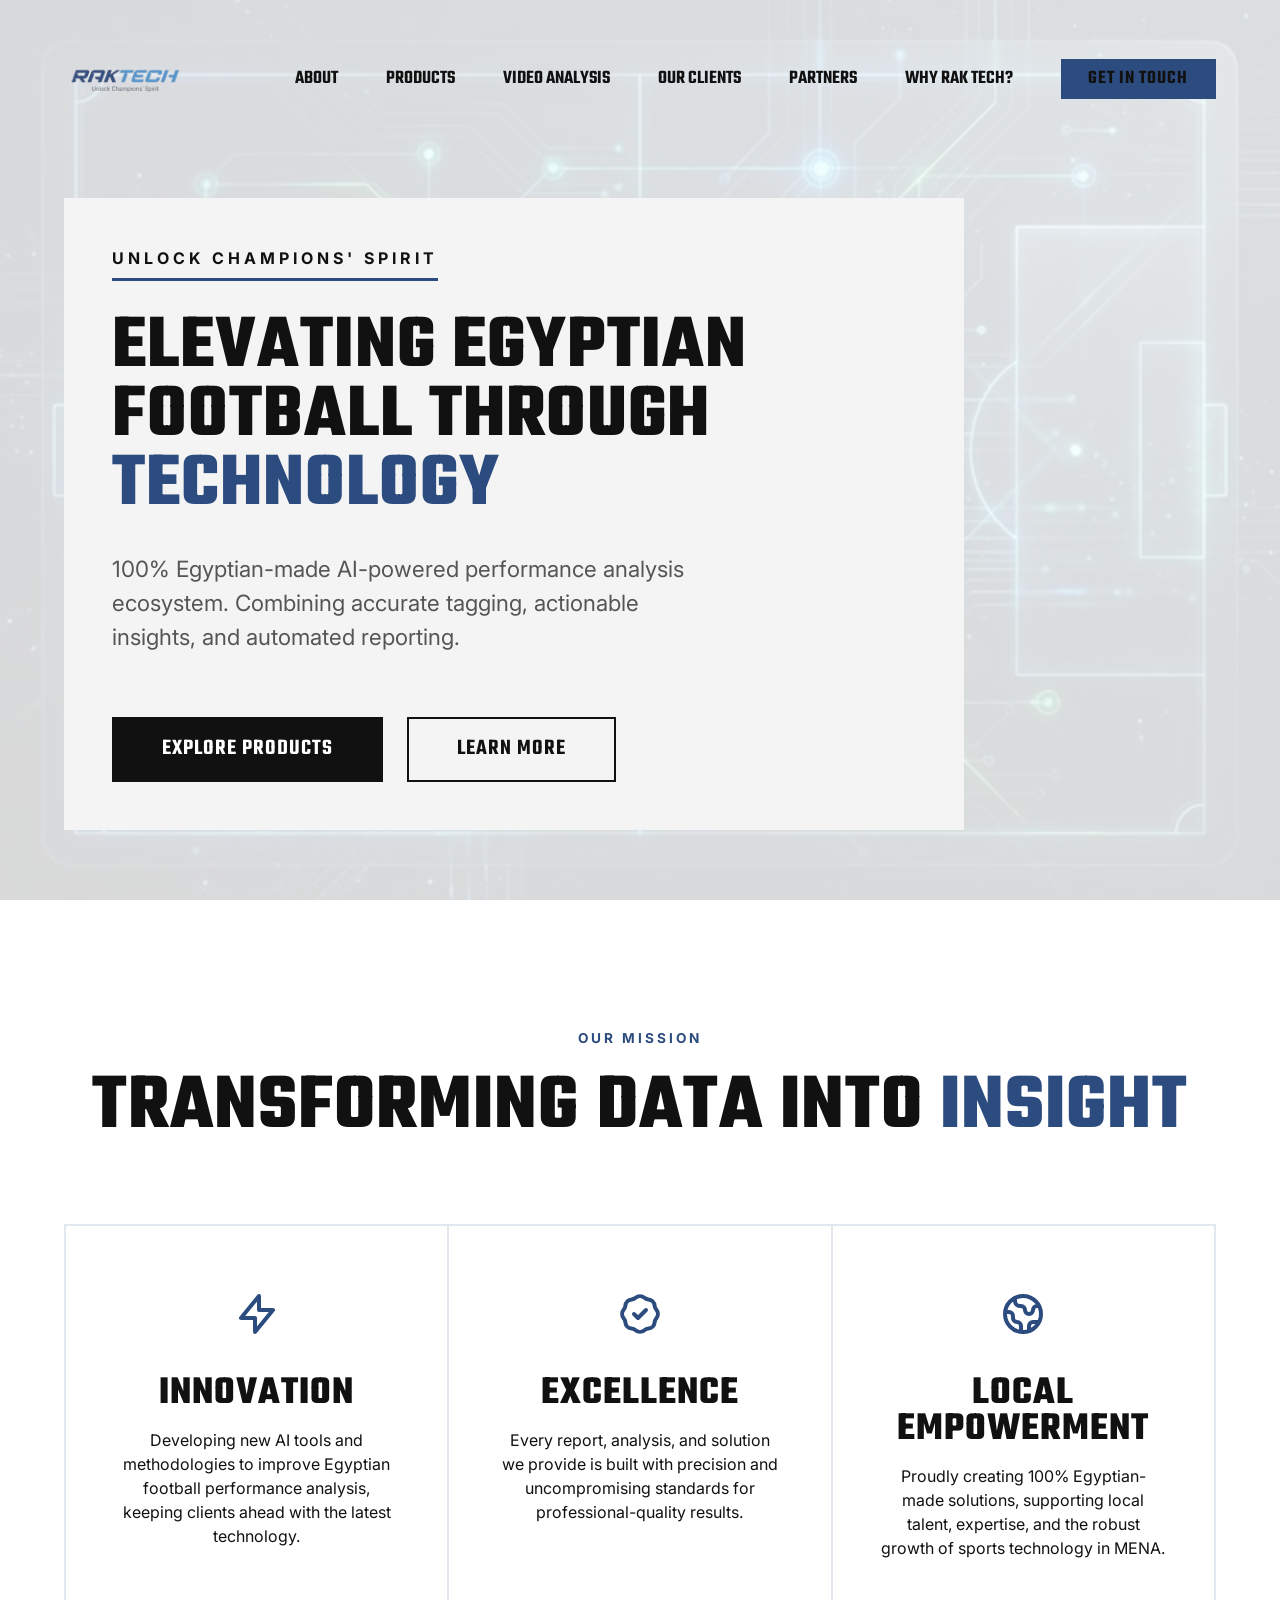
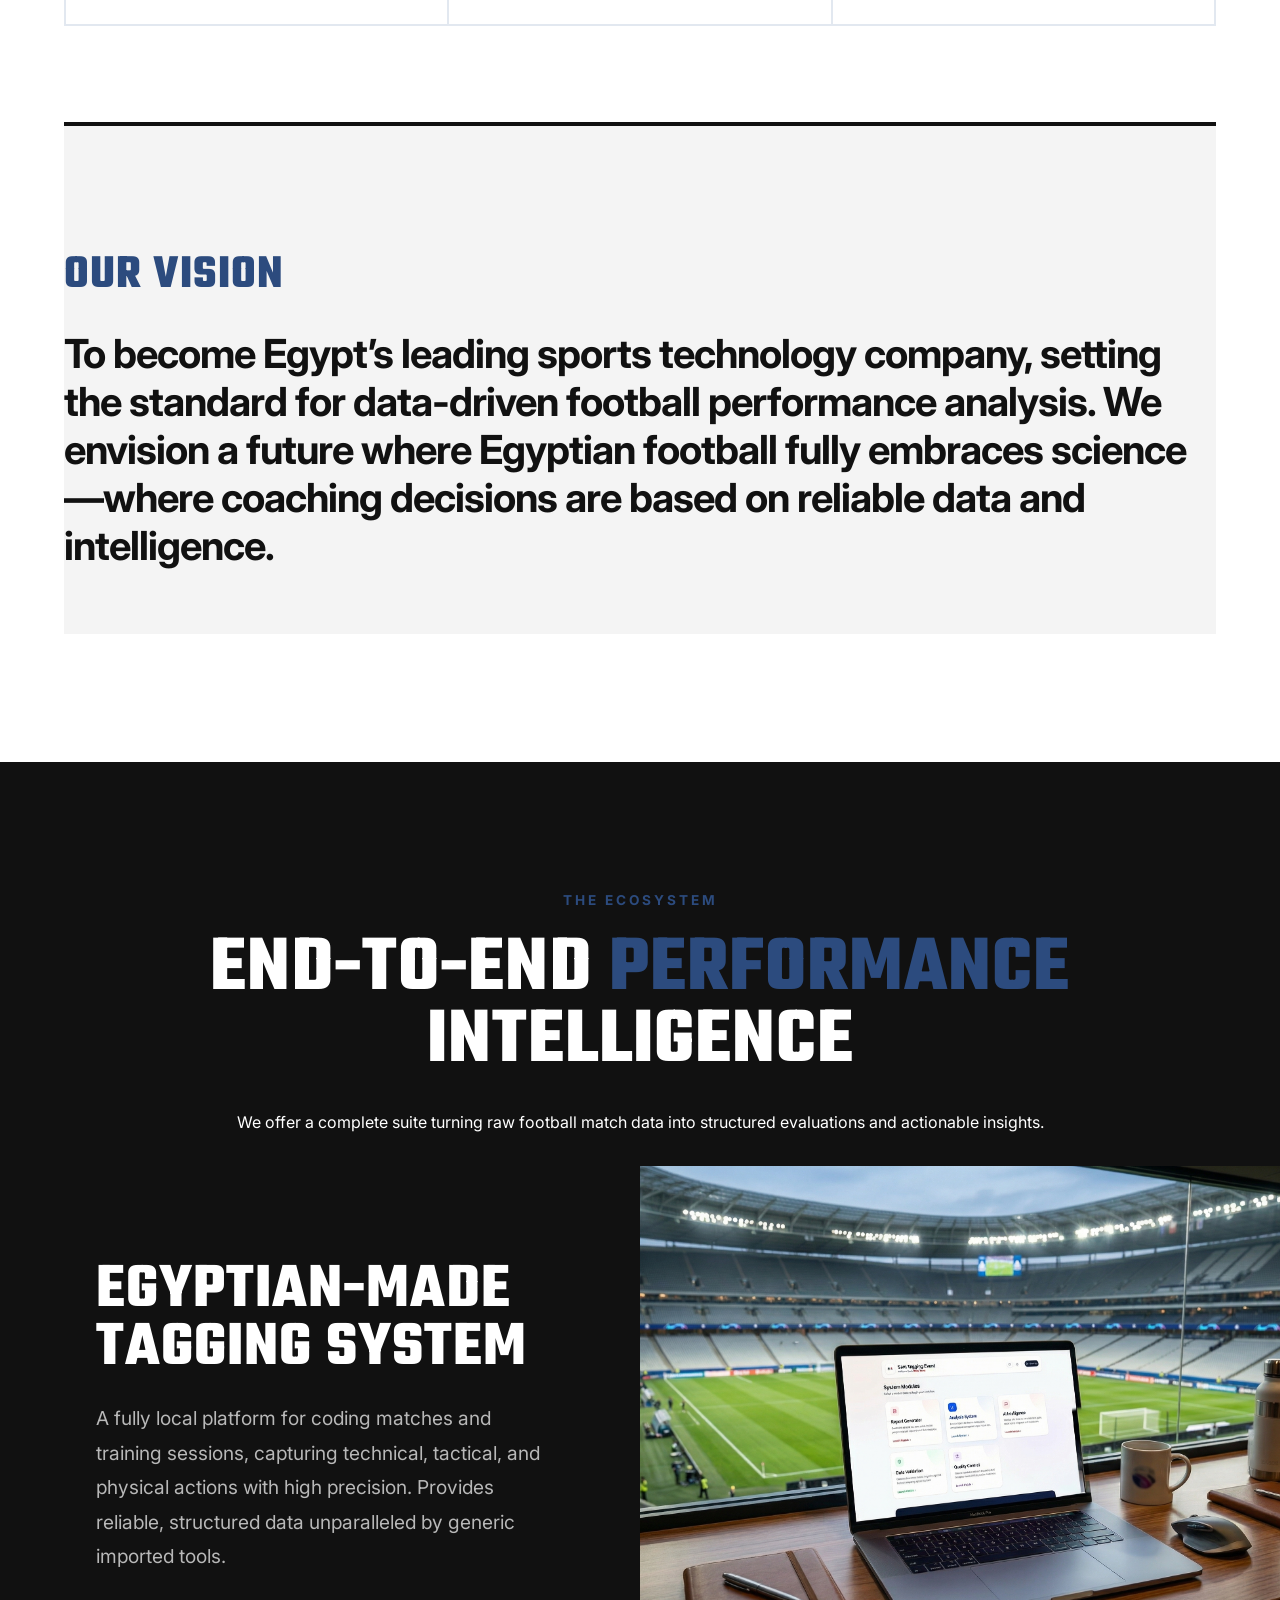
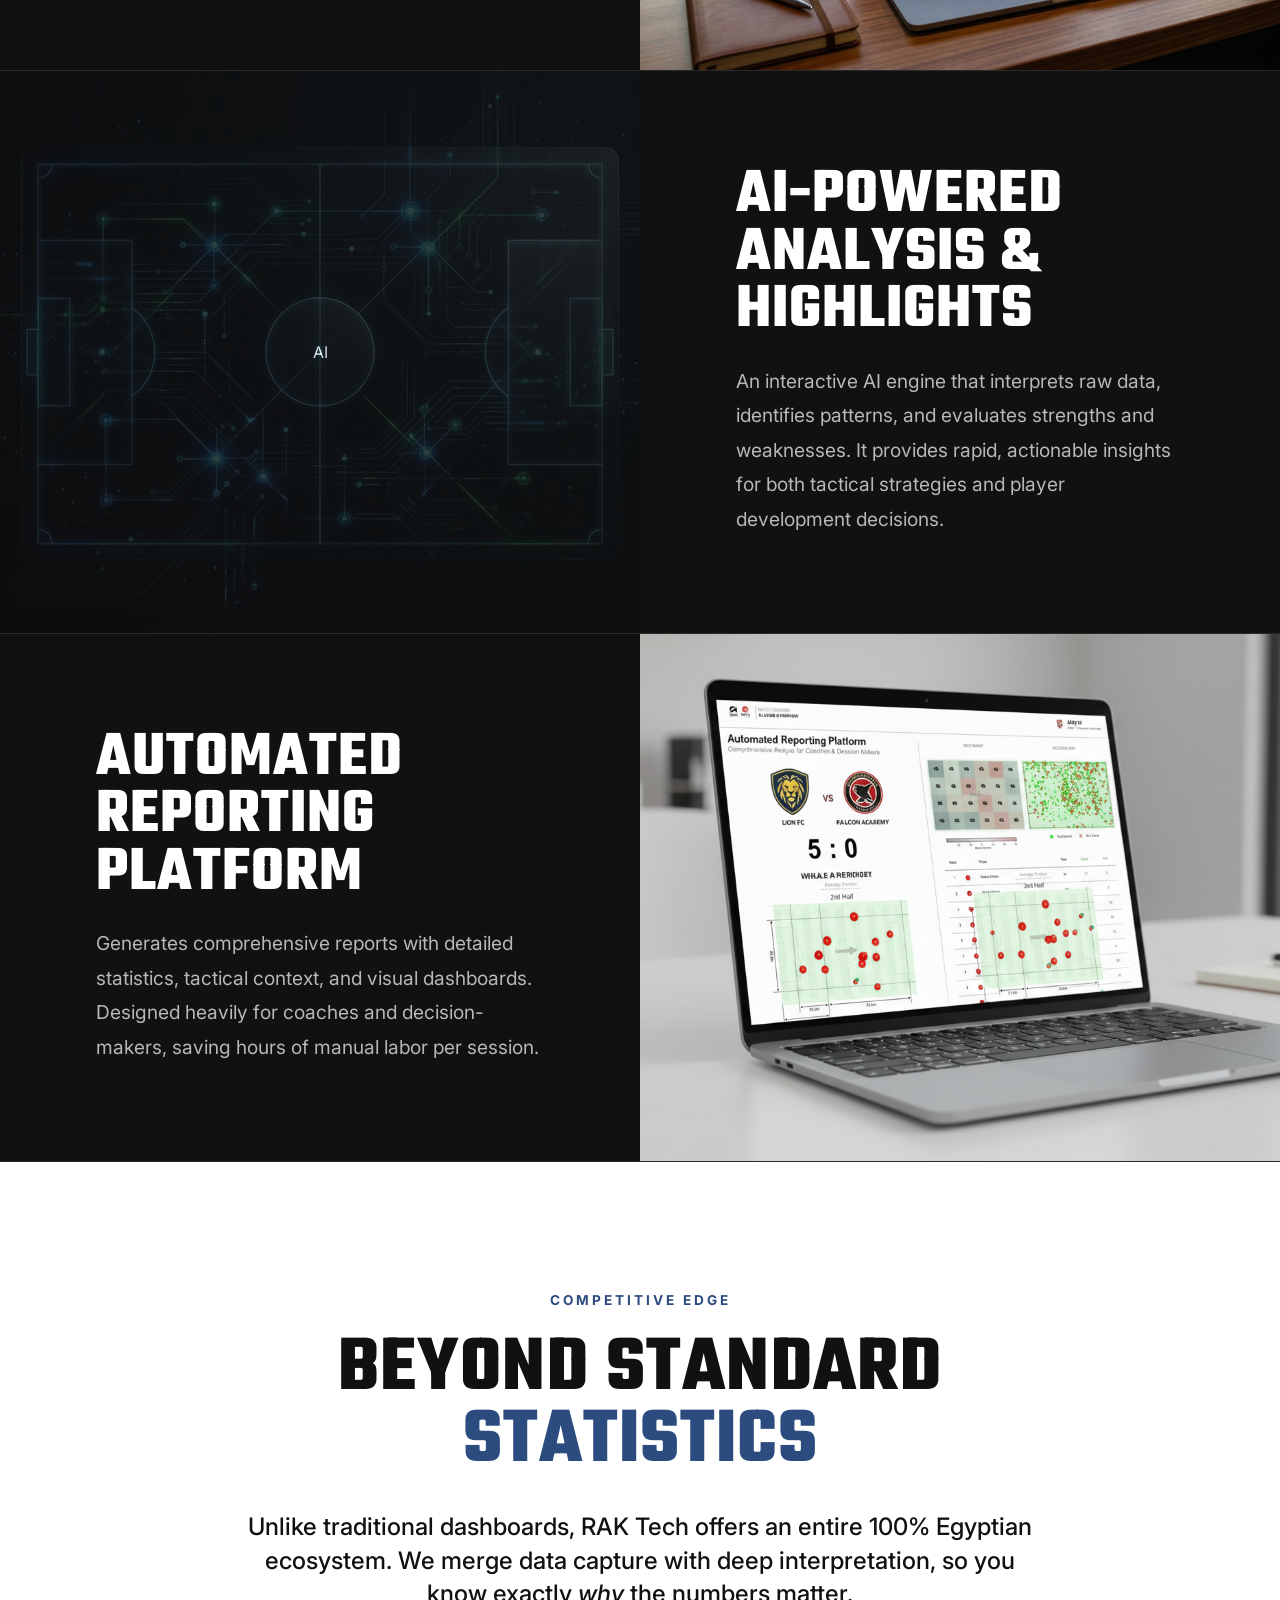
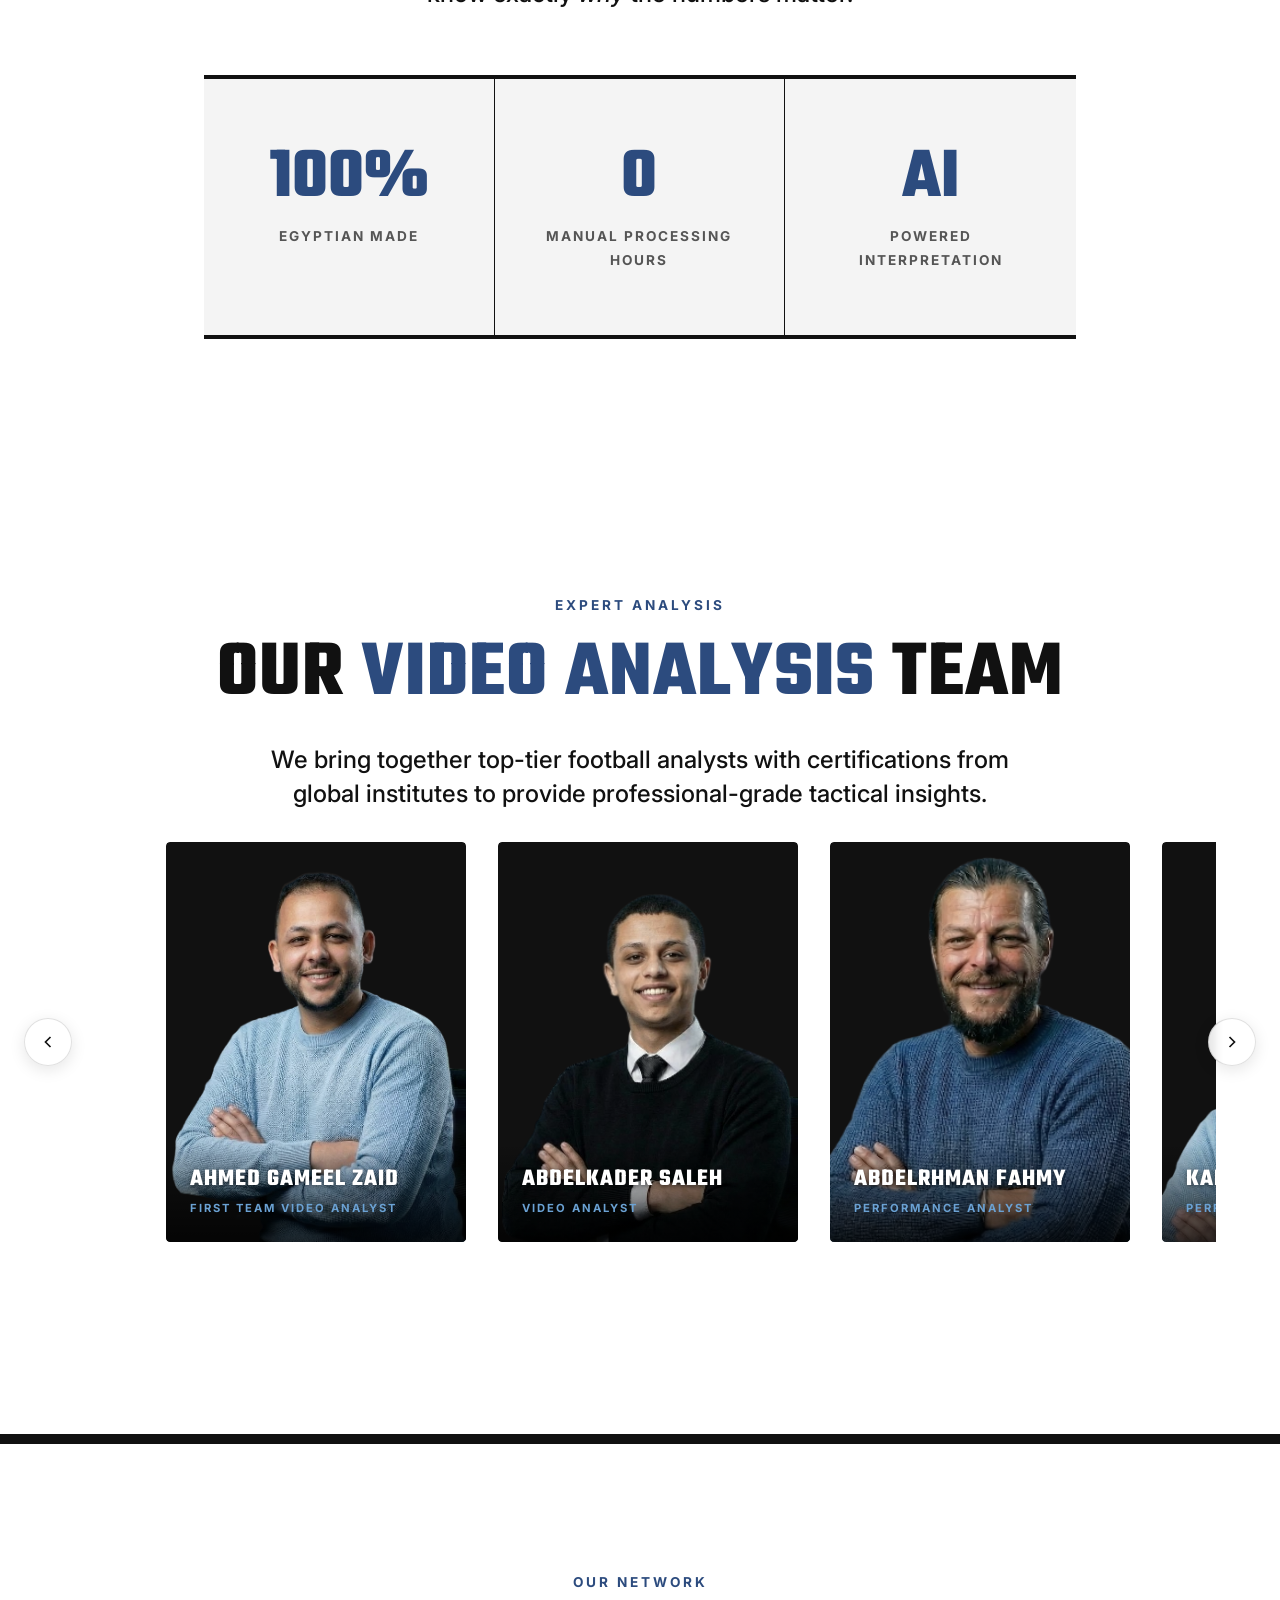
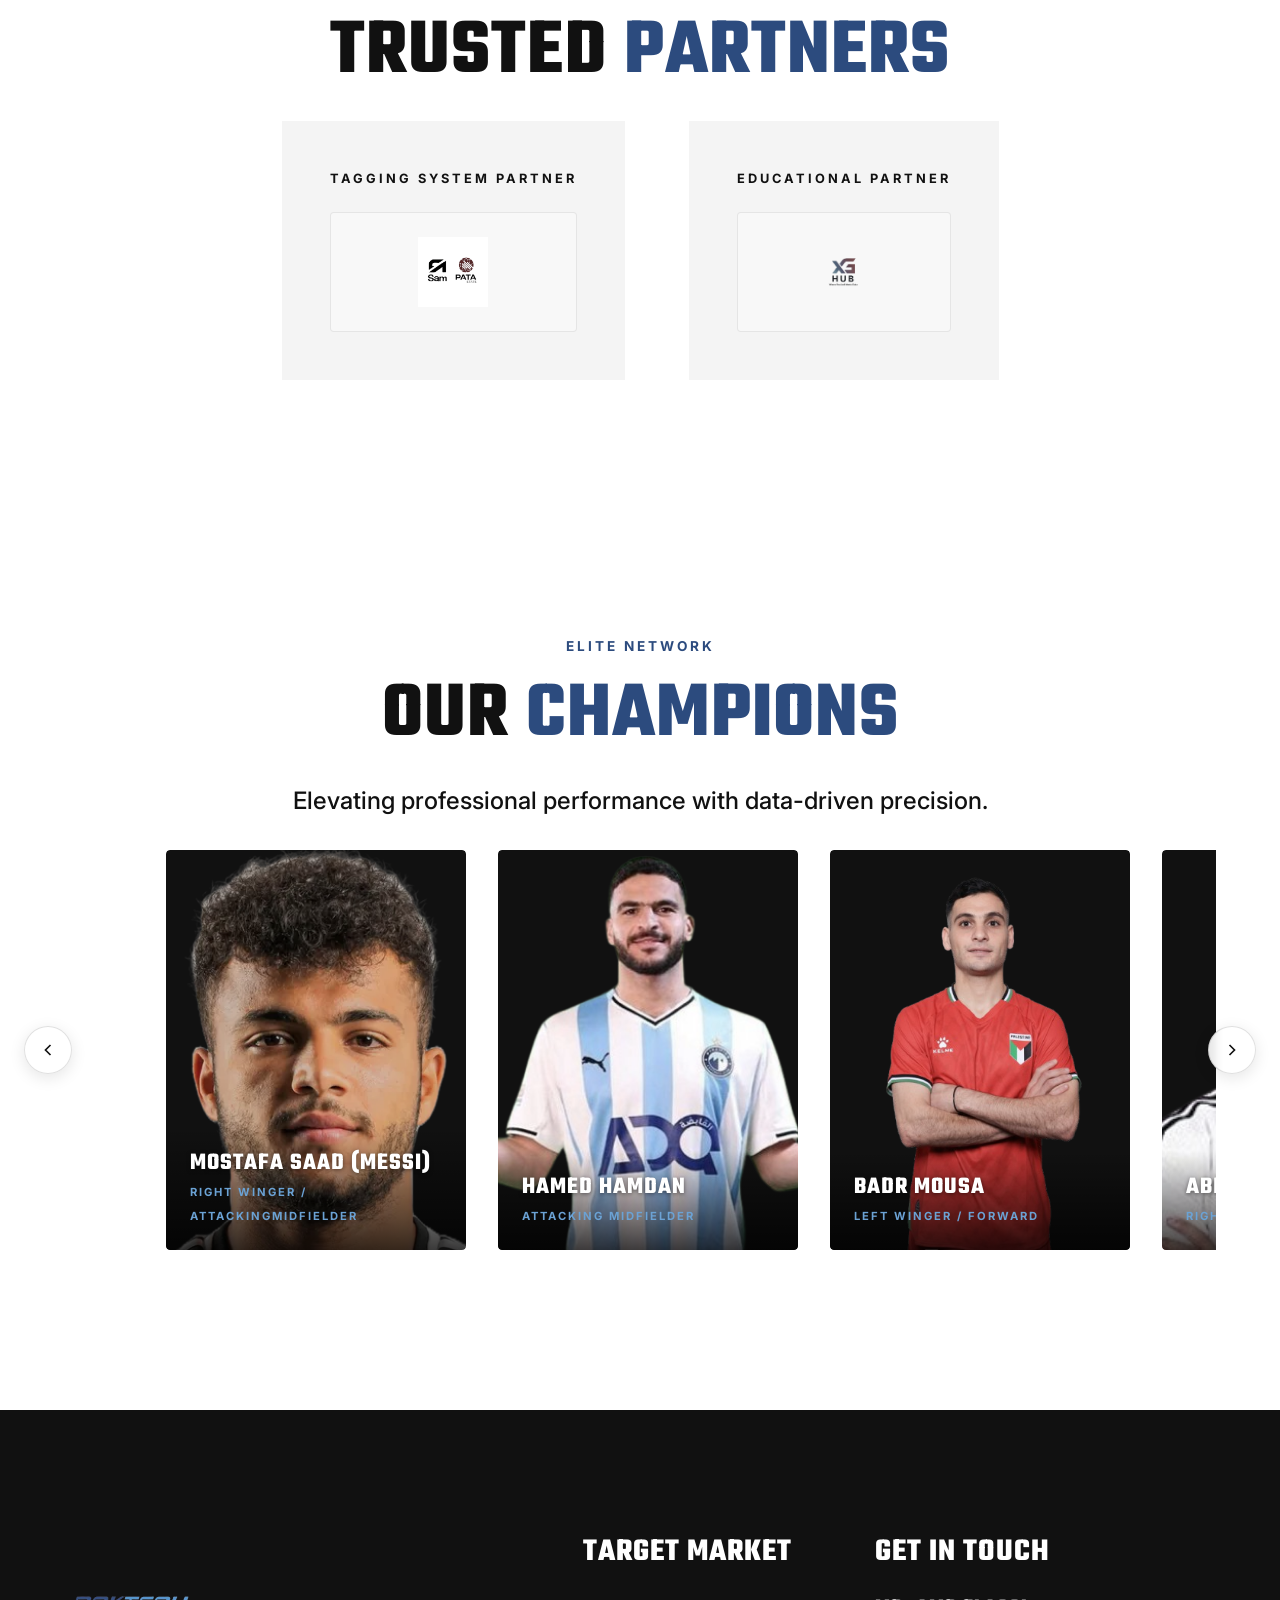
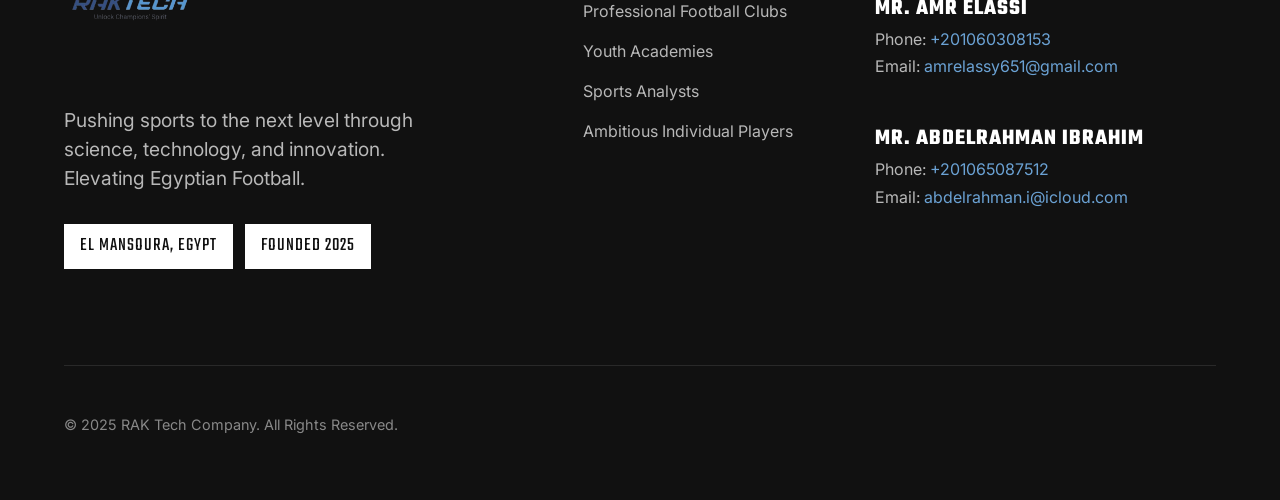
<file: index.html>
<!DOCTYPE html>
<html lang="en">

<head>
    <meta charset="UTF-8">
    <meta name="viewport" content="width=device-width, initial-scale=1.0">
    <meta name="description" content="RAK Tech - Elevating Egyptian Football Through AI-Powered Performance Analytics">
    <title>RAK Tech | AI-Powered Football Analytics in Egypt</title>
    <!-- Google Fonts -->
    <link rel="preconnect" href="https://fonts.googleapis.com">
    <link rel="preconnect" href="https://fonts.gstatic.com" crossorigin>
    <link
        href="https://fonts.googleapis.com/css2?family=Outfit:wght@300;400;600;800&family=Inter:wght@400;600&display=swap"
        rel="stylesheet">
    <!-- Favicons & App Icons -->
    <link rel="icon" type="image/x-icon" href="favicon.ico">
    <link rel="icon" type="image/png" sizes="32x32" href="assets/favicon-32.png">
    <link rel="icon" type="image/png" sizes="16x16" href="assets/favicon-16.png">
    <link rel="apple-touch-icon" sizes="180x180" href="assets/apple-touch-icon.png">
    <meta name="theme-color" content="#2C4B7E">
    <meta name="msapplication-TileColor" content="#2C4B7E">
    <meta name="msapplication-TileImage" content="assets/favicon-32.png">
    <!-- Main Styles -->
    <link rel="stylesheet" href="styles.css">
</head>

<body>
    <!-- Navbar -->
    <nav class="navbar" id="navbar">
        <div class="container nav-content">
            <div class="logo">
                <a href="#home"><img src="assets/raktech-removebg-preview.png" alt="RAK Tech Logo" class="logo-img"></a>
            </div>
            <button class="hamburger" id="hamburger" aria-label="Open menu">
                <span></span><span></span><span></span>
            </button>
            <ul class="nav-links" id="nav-links">
                <li><a href="#about">About</a></li>
                <li><a href="#products">Products</a></li>
                <li><a href="#video-analysis">Video Analysis</a></li>
                <li><a href="#clients">Our Clients</a></li>
                <li><a href="#partners">Partners</a></li>
                <li><a href="#advantage">Why RAK Tech?</a></li>
                <li><a href="#contact" class="btn-primary-sm">Get in Touch</a></li>
            </ul>
        </div>
    </nav>
    <!-- Mobile Nav Overlay -->
    <div class="mobile-overlay" id="mobile-overlay"></div>

    <!-- Hero Section -->
    <header class="hero" id="home">
        <div class="hero-overlay"></div>
        <div class="container hero-content">
            <div class="hero-text-container glass-card fade-in">
                <p class="tagline">UNLOCK CHAMPIONS' SPIRIT</p>
                <h1 class="hero-title">Elevating Egyptian <br>Football Through <span
                        class="accent-gradient">Technology</span></h1>
                <p class="hero-subtitle">100% Egyptian-made AI-powered performance analysis ecosystem. Combining
                    accurate tagging, actionable insights, and automated reporting.</p>
                <div class="hero-buttons">
                    <a href="#products" class="btn-primary">Explore Products</a>
                    <a href="#about" class="btn-secondary">Learn More</a>
                </div>
            </div>
        </div>
    </header>

    <!-- About Section -->
    <section class="about" id="about">
        <div class="container">
            <div class="section-header text-center slide-up">
                <p class="section-subtitle">OUR MISSION</p>
                <h2 class="section-title">Transforming Data into <span class="accent">Insight</span></h2>
            </div>
            <div class="about-grid">
                <div class="about-card glass-card slide-right">
                    <div class="icon-wrapper"><svg xmlns="http://www.w3.org/2000/svg" fill="none" viewBox="0 0 24 24"
                            stroke="currentColor">
                            <path stroke-linecap="round" stroke-linejoin="round" stroke-width="2"
                                d="M13 10V3L4 14h7v7l9-11h-7z" />
                        </svg></div>
                    <h3>Innovation</h3>
                    <p>Developing new AI tools and methodologies to improve Egyptian football performance analysis,
                        keeping clients ahead with the latest technology.</p>
                </div>
                <div class="about-card glass-card slide-up">
                    <div class="icon-wrapper"><svg xmlns="http://www.w3.org/2000/svg" fill="none" viewBox="0 0 24 24"
                            stroke="currentColor">
                            <path stroke-linecap="round" stroke-linejoin="round" stroke-width="2"
                                d="M9 12l2 2 4-4M7.835 4.697a3.42 3.42 0 001.946-.806 3.42 3.42 0 014.438 0 3.42 3.42 0 001.946.806 3.42 3.42 0 013.138 3.138 3.42 3.42 0 00.806 1.946 3.42 3.42 0 010 4.438 3.42 3.42 0 00-.806 1.946 3.42 3.42 0 01-3.138 3.138 3.42 3.42 0 00-1.946.806 3.42 3.42 0 01-4.438 0 3.42 3.42 0 00-1.946-.806 3.42 3.42 0 01-3.138-3.138 3.42 3.42 0 00-.806-1.946 3.42 3.42 0 010-4.438 3.42 3.42 0 00.806-1.946 3.42 3.42 0 013.138-3.138z" />
                        </svg></div>
                    <h3>Excellence</h3>
                    <p>Every report, analysis, and solution we provide is built with precision and uncompromising
                        standards for professional-quality results.</p>
                </div>
                <div class="about-card glass-card slide-left">
                    <div class="icon-wrapper"><svg xmlns="http://www.w3.org/2000/svg" fill="none" viewBox="0 0 24 24"
                            stroke="currentColor">
                            <path stroke-linecap="round" stroke-linejoin="round" stroke-width="2"
                                d="M3.055 11H5a2 2 0 012 2v1a2 2 0 002 2 2 2 0 012 2v2.945M8 3.935V5.5A2.5 2.5 0 0010.5 8h.5a2 2 0 012 2 2 2 0 104 0 2 2 0 012-2h1.064M15 20.488V18a2 2 0 012-2h3.064M21 12a9 9 0 11-18 0 9 9 0 0118 0z" />
                        </svg></div>
                    <h3>Local Empowerment</h3>
                    <p>Proudly creating 100% Egyptian-made solutions, supporting local talent, expertise, and the robust
                        growth of sports technology in MENA.</p>
                </div>
            </div>

            <div class="vision-wrapper glass-card mt-2">
                <h3>Our Vision</h3>
                <p class="lead-text">To become Egypt’s leading sports technology company, setting the standard for
                    data-driven football performance analysis. We envision a future where Egyptian football fully
                    embraces science—where coaching decisions are based on reliable data and intelligence.</p>
            </div>
        </div>
    </section>

    <!-- Products Section -->
    <section class="products" id="products">
        <div class="container">
            <div class="section-header slide-up">
                <p class="section-subtitle">THE ECOSYSTEM</p>
                <h2 class="section-title">End-to-End <span class="accent">Performance</span> Intelligence</h2>
                <p class="section-desc">We offer a complete suite turning raw football match data into structured
                    evaluations and actionable insights.</p>
            </div>

            <div class="features-list">
                <!-- Feature 1 -->
                <div class="feature-item slide-right">
                    <div class="feature-text">
                        <h3>Egyptian-Made Tagging System</h3>
                        <p>A fully local platform for coding matches and training sessions, capturing technical,
                            tactical, and physical actions with high precision. Provides reliable, structured data
                            unparalleled by generic imported tools.</p>
                    </div>
                    <div class="feature-graphic graphic-accent-1 product-photo-wrapper">
                        <img src="assets/sys.png" alt="Egyptian-Made Tagging System" class="product-photo">
                    </div>
                </div>

                <!-- Feature 2 -->
                <div class="feature-item reverse slide-left">
                    <div class="feature-text">
                        <h3>AI-Powered Analysis & Highlights</h3>
                        <p>An interactive AI engine that interprets raw data, identifies patterns, and evaluates
                            strengths and weaknesses. It provides rapid, actionable insights for both tactical
                            strategies and player development decisions.</p>
                    </div>
                    <div class="feature-graphic glass-card graphic-accent-2">
                        <div class="circle-chart">
                            <div class="circle-inner">AI</div>
                        </div>
                    </div>
                </div>

                <!-- Feature 3 -->
                <div class="feature-item slide-right">
                    <div class="feature-text">
                        <h3>Automated Reporting Platform</h3>
                        <p>Generates comprehensive reports with detailed statistics, tactical context, and visual
                            dashboards. Designed heavily for coaches and decision-makers, saving hours of manual labor
                            per session.</p>
                    </div>
                    <div class="feature-graphic graphic-accent-3 product-photo-wrapper">
                        <img src="assets/report-sample.jpg" alt="RAK Tech Automated Report Sample"
                            class="product-photo">
                    </div>
                </div>
            </div>

        </div>
    </section>

    <!-- Advantage / Competitor Section -->
    <section class="advantage" id="advantage">
        <div class="container container-sm text-center slide-up">
            <p class="section-subtitle">COMPETITIVE EDGE</p>
            <h2 class="section-title">Beyond Standard <span class="accent">Statistics</span></h2>
            <p class="mb-3 lead-text">Unlike traditional dashboards, RAK Tech offers an entire 100% Egyptian ecosystem.
                We merge data capture with deep interpretation, so you know exactly <em>why</em> the numbers matter.</p>

            <div class="advantage-stats">
                <div class="stat-box glass-card">
                    <span class="stat-number">100%</span>
                    <span class="stat-label">Egyptian Made</span>
                </div>
                <div class="stat-box glass-card">
                    <span class="stat-number">0</span>
                    <span class="stat-label">Manual Processing Hours</span>
                </div>
                <div class="stat-box glass-card">
                    <span class="stat-number">AI</span>
                    <span class="stat-label">Powered Interpretation</span>
                </div>
            </div>

        </div>
    </section>


    <!-- Video Analysis Section -->
    <section class="video-analysis" id="video-analysis">
        <div class="container container-sm text-center slide-up">
            <p class="section-subtitle">EXPERT ANALYSIS</p>
            <h2 class="section-title">Our <span class="accent">Video Analysis</span> Team</h2>
            <p class="mb-3 lead-text">We bring together top-tier football analysts with certifications from global
                institutes to provide professional-grade tactical insights.</p>
        </div>

        <div class="container site-slider">
            <div class="slider-controls">
                <button class="slider-btn prev-btn" id="prev-analyst" aria-label="Previous Analyst">
                    <svg viewBox="0 0 24 24" fill="none" stroke="currentColor" stroke-width="2">
                        <path d="M15 18l-6-6 6-6" />
                    </svg>
                </button>
                <button class="slider-btn next-btn" id="next-analyst" aria-label="Next Analyst">
                    <svg viewBox="0 0 24 24" fill="none" stroke="currentColor" stroke-width="2">
                        <path d="M9 18l6-6-6-6" />
                    </svg>
                </button>
            </div>
            <div class="analysts-slider-track" id="analysts-slider">
                <!-- Analyst 1: Ahmed Gameel Zaid -->
                <a href="analyst-details.html?id=1" class="analyst-card">
                    <div class="analyst-img-wrapper">
                        <img src="assets/analyst1.png?v=2" alt="Ahmed Gameel Zaid" class="analyst-img">
                        <!-- Always-visible name tab -->
                        <div class="analyst-name-tab">
                            <h4>Ahmed Gameel Zaid</h4>
                            <span>First Team Video Analyst</span>
                        </div>
                        <!-- Hover reveal: full info -->
                        <div class="analyst-info">
                            <h3>Ahmed Gameel Zaid</h3>
                            <p class="analyst-role">First Team Video Analyst | Al-Yarmouk FC (KSA)</p>
                            <ul class="analyst-certs">
                                <li>FA Certified: Introduction to Scouting & Football Coaching</li>
                                <li>PFSA Certified: Level 1 Talent Identification</li>
                                <li>Performance Analysis Graduate: Griffin Performance Academy (UAE)</li>
                                <li>The FA (England) Introduction to Scouting</li>
                            </ul>
                        </div>
                    </div>
                </a>

                <!-- Analyst 2: Abdelkader Saleh -->
                <a href="analyst-details.html?id=2" class="analyst-card">
                    <div class="analyst-img-wrapper">
                        <img src="assets/analyst2.png?v=2" alt="Abdelkader Saleh" class="analyst-img">
                        <div class="analyst-name-tab">
                            <h4>Abdelkader Saleh</h4>
                            <span>Video Analyst</span>
                        </div>
                        <div class="analyst-info">
                            <h3>Abdelkader Saleh</h3>
                            <p class="analyst-role">Video Analyst</p>
                            <ul class="analyst-certs">
                                <li>FC Barcelona's Methodology – Positional Play Concepts (APF)</li>
                                <li>Specialized in Game Analysis</li>
                                <li>Performance Analysis – Johan Cruyff Institute</li>
                            </ul>
                        </div>
                    </div>
                </a>

                <!-- Analyst 3: Abdelrhman Fahmy -->
                <a href="analyst-details.html?id=3" class="analyst-card">
                    <div class="analyst-img-wrapper">
                        <img src="assets/analyst3.png?v=2" alt="Abdelrhman Fahmy" class="analyst-img">
                        <div class="analyst-name-tab">
                            <h4>Abdelrhman Fahmy</h4>
                            <span>Performance Analyst</span>
                        </div>
                        <div class="analyst-info">
                            <h3>Abdelrhman Fahmy</h3>
                            <p class="analyst-role">Former AL-Masry Performance Analyst First Team</p>
                            <ul class="analyst-certs">
                                <li>PFSA Performance Analysis Levels 1, 2 & 3</li>
                                <li>Beltagy Football Analysis Courses</li>
                                <li>Gary Cureen's Tactical Analysis Certification</li>
                            </ul>
                        </div>
                    </div>
                </a>

                <!-- Analyst 4: Karim Ali -->
                <a href="analyst-details.html?id=4" class="analyst-card">
                    <div class="analyst-img-wrapper">
                        <img src="assets/analyst4.png?v=2" alt="Karim Ali" class="analyst-img">
                        <div class="analyst-name-tab">
                            <h4>Karim Ali</h4>
                            <span>Performance Analyst</span>
                        </div>
                        <div class="analyst-info">
                            <h3>Karim Ali</h3>
                            <p class="analyst-role">Performance Analyst – Laviena FC</p>
                            <ul class="analyst-certs">
                                <li>Performance Analysis – PFSA</li>
                                <li>Live Match Analysis – PFSA</li>
                                <li>Opposition Analysis – PFSA</li>
                                <li>Scouting Courses – PFSA</li>
                            </ul>
                        </div>
                    </div>
                </a>

                <!-- Analyst 5: Abdellatif Reda -->
                <a href="analyst-details.html?id=5" class="analyst-card">
                    <div class="analyst-img-wrapper">
                        <img src="assets/analyst5.png?v=2" alt="Abdellatif Reda" class="analyst-img">
                        <div class="analyst-name-tab">
                            <h4>Abdellatif Reda</h4>
                            <span>First Team Analyst | Al Ahly Women</span>
                        </div>
                        <div class="analyst-info">
                            <h3>Abdellatif Reda</h3>
                            <p class="analyst-role">First Team Performance Analyst | Al Ahly SC Women</p>
                            <ul class="analyst-certs">
                                <li>Barcelona Innovation Hub: Professional Diploma</li>
                                <li>PFSA Level 2: Performance & Opposition Analysis</li>
                                <li>PFSA Certified: Introduction to Football Scouting</li>
                                <li>IPSO Certified: Level 1 & 2 – Bias in Scouting</li>
                            </ul>
                        </div>
                    </div>
                </a>

            </div>
        </div>
        </div>
    </section>

    <!-- Partners Section -->
    <section class="partners" id="partners">
        <div class="container text-center slide-up">
            <p class="section-subtitle">OUR NETWORK</p>
            <h2 class="section-title">Trusted <span class="accent">Partners</span></h2>

            <div class="partners-grid mt-2">
                <div class="partner-card glass-card">
                    <p class="partner-label">Tagging System Partner</p>
                    <div class="partner-img-wrapper">
                        <img src="assets/system.png" alt="Tagging System Partner" class="partner-img">
                    </div>
                </div>
                <div class="partner-card glass-card">
                    <p class="partner-label">Educational Partner</p>
                    <div class="partner-img-wrapper">
                        <img src="assets/edu.png" alt="Educational Partner" class="partner-img">
                    </div>
                </div>
            </div>
        </div>
    </section>
    <section class="players-section" id="players">
        <div class="container text-center slide-up">
            <p class="section-subtitle">ELITE NETWORK</p>
            <h2 class="section-title">Our <span class="accent">Champions</span></h2>
            <p class="mb-5 lead-text">Elevating professional performance with data-driven precision.</p>
        </div>

        <div class="container site-slider">
            <div class="slider-controls">
                <button class="slider-btn prev-btn" id="prev-player" aria-label="Previous Player">
                    <svg viewBox="0 0 24 24" fill="none" stroke="currentColor" stroke-width="2">
                        <path d="M15 18l-6-6 6-6" />
                    </svg>
                </button>
                <button class="slider-btn next-btn" id="next-player" aria-label="Next Player">
                    <svg viewBox="0 0 24 24" fill="none" stroke="currentColor" stroke-width="2">
                        <path d="M9 18l6-6-6-6" />
                    </svg>
                </button>
            </div>

            <div class="analysts-slider-track" id="players-slider">
                <!-- Player 1: Mostafa Saad (Messi) -->
                <div class="analyst-card">
                    <div class="analyst-img-wrapper">
                        <img src="assets/mostafa_saad.webp" alt="Mostafa Saad (Messi)" class="analyst-img">
                        <div class="analyst-name-tab">
                            <h4>Mostafa Saad (Messi)</h4>
                            <span>Right Winger / AttackingMidfielder</span>
                        </div>
                        <div class="analyst-info">
                            <h3>Mostafa Saad (Messi)</h3>
                            <p class="analyst-role">Egyptian | ZED FC</p>
                            <p class="mt-1" style="color: rgba(255,255,255,0.7); font-size: 0.9rem;">High-performance
                                attacker leveraging RAK Tech imagery for tactical positioning.</p>
                        </div>
                    </div>
                </div>

                <!-- Player 2: Hamed Hamdan -->
                <div class="analyst-card">
                    <div class="analyst-img-wrapper">
                        <img src="assets/hamed_hamdan.png" alt="Hamed Hamdan" class="analyst-img">
                        <div class="analyst-name-tab">
                            <h4>Hamed Hamdan</h4>
                            <span>Attacking Midfielder </span>
                        </div>
                        <div class="analyst-info">
                            <h3>Hamed Hamdan</h3>
                            <p class="analyst-role">Palestinian | Petrojet</p>
                            <p class="mt-1" style="color: rgba(255,255,255,0.7); font-size: 0.9rem;">Utilizing
                                performance analytics to master space and transition speed.</p>
                        </div>
                    </div>
                </div>

                <!-- Player 3: Badr Mousa -->
                <div class="analyst-card">
                    <div class="analyst-img-wrapper">
                        <img src="assets/badr_mousa.png" alt="Badr Mousa" class="analyst-img">
                        <div class="analyst-name-tab">
                            <h4>Badr Mousa</h4>
                            <span>Left Winger / Forward</span>
                        </div>
                        <div class="analyst-info">
                            <h3>Badr Mousa</h3>
                            <p class="analyst-role">Palestinian | Petrojet</p>
                            <p class="mt-1" style="color: rgba(255,255,255,0.7); font-size: 0.9rem;">Data-driven
                                finishing techniques powered by RAK Tech scouting video.</p>
                        </div>
                    </div>
                </div>




                <!-- Player 5: Abdelgawad Taalab -->
                <div class="analyst-card">
                    <div class="analyst-img-wrapper">
                        <img src="assets/abdelgwad.png" alt="Abdelgawad Taalab" class="analyst-img">
                        <div class="analyst-name-tab">
                            <h4>Abdelgawad Taalab</h4>
                            <span>Right-Back</span>
                        </div>
                        <div class="analyst-info">
                            <h3>Abdelgawad Taalab</h3>
                            <p class="analyst-role">Egyptian | El Gouna</p>
                            <p class="mt-1" style="color: rgba(255,255,255,0.7); font-size: 0.9rem;">Mastering defensive
                                lines through automated reporting insights.</p>
                        </div>
                    </div>
                </div>

                <!-- Player 6: Shady Maher -->
                <div class="analyst-card">
                    <div class="analyst-img-wrapper">
                        <img src="assets/Shady maher.png" alt="Shady Maher" class="analyst-img">
                        <div class="analyst-name-tab">
                            <h4>Shady Maher</h4>
                            <span>Right-Back</span>
                        </div>
                        <div class="analyst-info">
                            <h3>Shady Maher</h3>
                            <p class="analyst-role">Egyptian | Wadi Degla</p>
                            <p class="mt-1" style="color: rgba(255,255,255,0.7); font-size: 0.9rem;">Optimizing
                                defensive coverage and overlapping runs through precise data interpretation.</p>
                        </div>
                    </div>
                </div>

                <!-- Player 7: Ziad Tarek -->
                <div class="analyst-card">
                    <div class="analyst-img-wrapper">
                        <img src="assets/Ziad Tarek.png" alt="Ziad Tarek" class="analyst-img">
                        <div class="analyst-name-tab">
                            <h4>Ziad Tarek</h4>
                            <span>Midfielder</span>
                        </div>
                        <div class="analyst-info">
                            <h3>Ziad Tarek</h3>
                            <p class="analyst-role">Egyptian | ZED FC</p>
                            <p class="mt-1" style="color: rgba(255,255,255,0.7); font-size: 0.9rem;">Mastering midfield
                                transitions and tactical awareness through data-driven performance analytics.</p>
                        </div>
                    </div>
                </div>

            </div>
        </div>
    </section>

    <!-- Footer / Contact -->
    <footer class="footer" id="contact">
        <div class="container">
            <div class="footer-grid">
                <div class="footer-col brand-col">
                    <div class="logo mb-2">
                        <img src="assets/raktech-removebg-preview.png" alt="RAK Tech Logo" class="logo-img-footer">
                    </div>
                    <p class="footer-desc">Pushing sports to the next level through science, technology, and innovation.
                        Elevating Egyptian Football.</p>
                    <div class="footer-badges">
                        <span class="badge">El Mansoura, Egypt</span>
                        <span class="badge">Founded 2025</span>
                    </div>
                </div>
                <div class="footer-col pl-4">
                    <h4>Target Market</h4>
                    <ul>
                        <li>Professional Football Clubs</li>
                        <li>Youth Academies</li>
                        <li>Sports Analysts</li>
                        <li>Ambitious Individual Players</li>
                    </ul>
                </div>
                <div class="footer-col">
                    <h4>Get In Touch</h4>
                    <div class="contact-info">
                        <div class="contact-group">
                            <h5 class="contact-person-name">Mr. Amr Elassi</h5>
                            <p>Phone: <a href="tel:+201060308153">+201060308153</a></p>
                            <p>Email: <a href="mailto:amrelassy651@gmail.com">amrelassy651@gmail.com</a></p>
                        </div>
                        <div class="contact-group mt-1">
                            <h5 class="contact-person-name">Mr. Abdelrahman Ibrahim</h5>
                            <p>Phone: <a href="tel:+201065087512">+201065087512</a></p>
                            <p>Email: <a href="mailto:abdelrahman.i@icloud.com">abdelrahman.i@icloud.com</a></p>
                        </div>
                    </div>
                </div>
            </div>
            <div class="footer-bottom">
                <p>&copy; 2025 RAK Tech Company. All Rights Reserved.</p>
            </div>
        </div>
    </footer>

    <!-- Scripts -->
    <script src="script.js"></script>
</body>

</html>
</file>
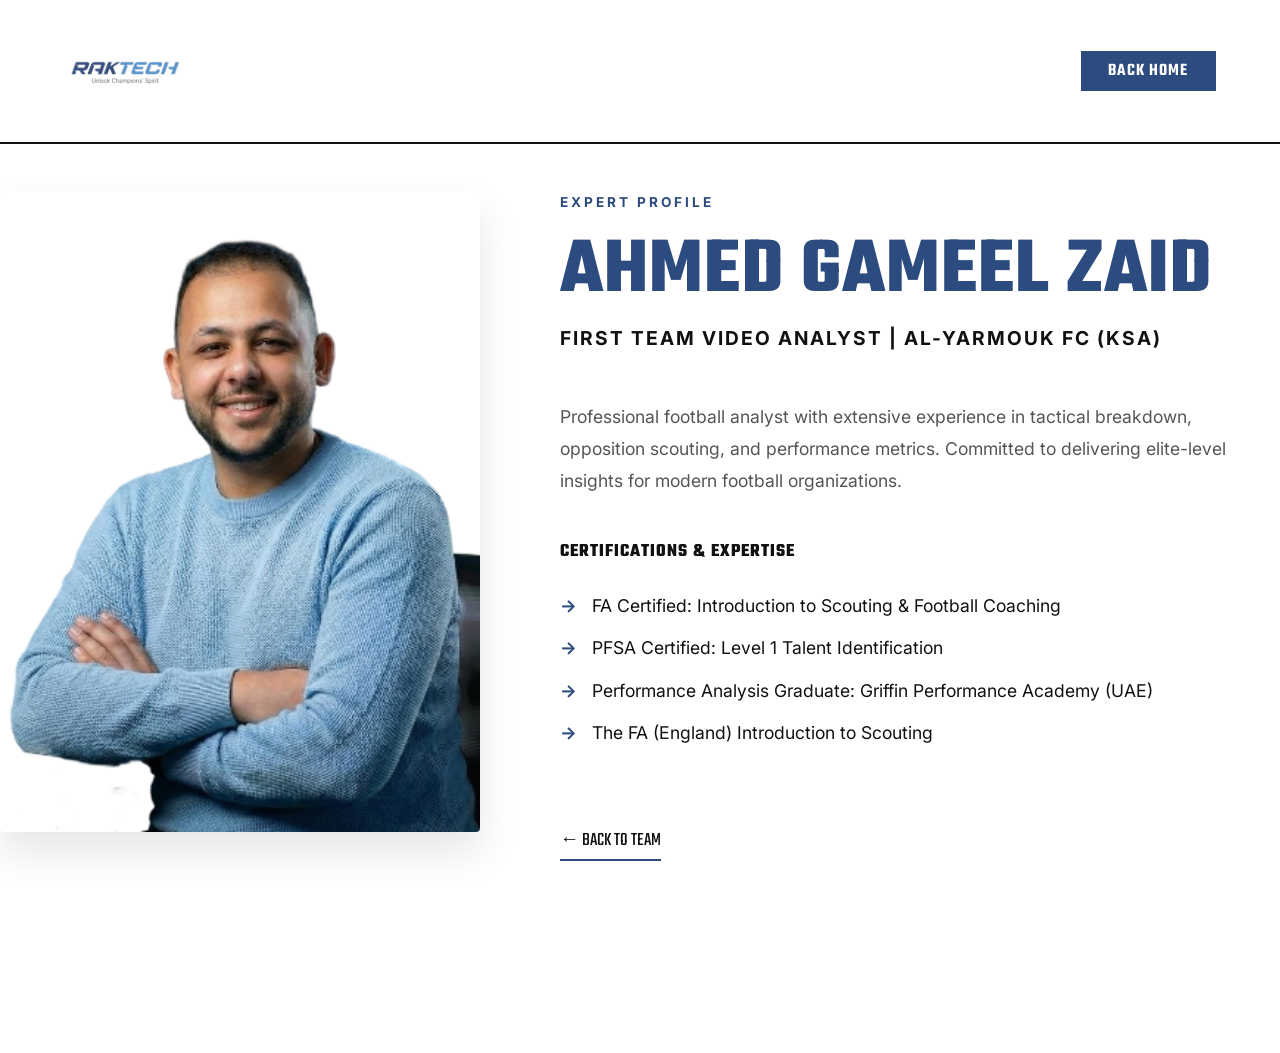
<file: analyst-details.html>
<!DOCTYPE html>
<html lang="en">
<head>
    <meta charset="UTF-8">
    <meta name="viewport" content="width=device-width, initial-scale=1.0">
    <title>Analyst Details - RAK Tech</title>
    <link rel="stylesheet" href="styles.css">
    <style>
        .details-container {
            padding: 12rem 0;
            min-height: 80vh;
        }
        .details-grid {
            display: grid;
            grid-template-columns: 1fr 1.5fr;
            gap: 5rem;
            align-items: start;
        }
        .details-photo {
            width: 100%;
            aspect-ratio: 3/4;
            object-fit: cover;
            border-radius: 4px;
            box-shadow: 0 20px 40px rgba(0,0,0,0.1);
        }
        .details-content h1 {
            font-size: 5rem;
            line-height: 0.9;
            margin-bottom: 1rem;
            color: var(--accent);
        }
        .details-role {
            font-size: 1.2rem;
            font-weight: 700;
            text-transform: uppercase;
            letter-spacing: 2px;
            color: var(--text-main);
            margin-bottom: 3rem;
            display: block;
        }
        .details-bio {
            font-size: 1.1rem;
            line-height: 1.8;
            color: var(--text-muted);
            margin-bottom: 3rem;
        }
        .certs-list {
            list-style: none;
            padding: 0;
        }
        .certs-list li {
            font-size: 1.1rem;
            margin-bottom: 1rem;
            padding-left: 2rem;
            position: relative;
        }
        .certs-list li::before {
            content: '→';
            position: absolute;
            left: 0;
            color: var(--accent);
            font-weight: 700;
        }
        .back-btn {
            display: inline-block;
            margin-top: 4rem;
            font-family: var(--font-heading);
            font-size: 1.2rem;
            text-transform: uppercase;
            text-decoration: none;
            color: var(--text-main);
            border-bottom: 2px solid var(--accent);
            padding-bottom: 0.2rem;
        }
        @media (max-width: 992px) {
            .details-grid {
                grid-template-columns: 1fr;
            }
        }
    </style>
</head>
<body>
    <nav class="navbar scrolled">
        <div class="container nav-content">
            <a href="index.html#home"><img src="assets/raktech-removebg-preview.png" alt="RAK Tech" class="logo-img"></a>
            <a href="index.html" class="btn-primary-sm">Back Home</a>
        </div>
    </nav>

    <div class="container details-container">
        <div class="details-grid" id="analyst-view">
            <!-- Content populated by JS -->
            <div class="details-sidebar">
                <img src="" alt="" id="analyst-img" class="details-photo">
            </div>
            <div class="details-content">
                <span class="section-subtitle">EXPERT PROFILE</span>
                <h1 id="analyst-name">Loading...</h1>
                <span class="details-role" id="analyst-role"></span>
                
                <div class="details-bio">
                    <p>Professional football analyst with extensive experience in tactical breakdown, opposition scouting, and performance metrics. Committed to delivering elite-level insights for modern football organizations.</p>
                </div>

                <h3 class="mb-2">Certifications & Expertise</h3>
                <ul class="certs-list" id="analyst-certs">
                    <!-- Certs populated here -->
                </ul>

                <a href="index.html#video-analysis" class="back-btn">← Back to Team</a>
            </div>
        </div>
    </div>

    <script>
        // Simple data mapping (matches index.html)
        const analysts = {
            "1": {
                name: "Ahmed Gameel Zaid",
                role: "First Team Video Analyst | Al-Yarmouk FC (KSA)",
                img: "assets/analyst1.png?v=2",
                certs: [
                    "FA Certified: Introduction to Scouting & Football Coaching",
                    "PFSA Certified: Level 1 Talent Identification",
                    "Performance Analysis Graduate: Griffin Performance Academy (UAE)",
                    "The FA (England) Introduction to Scouting"
                ]
            },
            "2": {
                name: "Abdelkader Saleh",
                role: "Video Analyst",
                img: "assets/analyst2.png?v=2",
                certs: [
                    "FC Barcelona's Methodology – Positional Play Concepts (APF)",
                    "Specialized in Game Analysis",
                    "Performance Analysis – Johan Cruyff Institute"
                ]
            },
            "3": {
                name: "Abdelrhman Fahmy",
                role: "Former AL-Masry Performance Analyst First Team",
                img: "assets/analyst3.png?v=2",
                certs: [
                    "PFSA Performance Analysis Levels 1, 2 & 3",
                    "Beltagy Football Analysis Courses",
                    "Gary Cureen's Tactical Analysis Certification"
                ]
            },
            "4": {
                name: "Karim Ali",
                role: "Performance Analyst – Laviena FC",
                img: "assets/analyst4.png?v=2",
                certs: [
                    "Performance Analysis – PFSA",
                    "Live Match Analysis – PFSA",
                    "Opposition Analysis – PFSA",
                    "Scouting Courses – PFSA"
                ]
            },
            "5": {
                name: "Abdellatif Reda",
                role: "First Team Performance Analyst | Al Ahly SC Women",
                img: "assets/analyst5.png?v=2",
                certs: [
                    "Barcelona Innovation Hub: Professional Diploma",
                    "PFSA Level 2: Performance & Opposition Analysis",
                    "PFSA Certified: Introduction to Football Scouting",
                    "IPSO Certified: Level 1 & 2 – Bias in Scouting"
                ]
            }

        };

        const params = new URLSearchParams(window.location.search);
        const id = params.get('id');
        const data = analysts[id] || analysts["1"];

        document.getElementById('analyst-name').textContent = data.name;
        document.getElementById('analyst-role').textContent = data.role;
        document.getElementById('analyst-img').src = data.img;
        document.getElementById('analyst-img').alt = data.name;

        const certsContainer = document.getElementById('analyst-certs');
        data.certs.forEach(cert => {
            const li = document.createElement('li');
            li.textContent = cert;
            certsContainer.appendChild(li);
        });
    </script>
</body>
</html>
</file>
<file: styles.css>
/* 
===============================================
RAK Tech Core Styles
Right To Dream Aesthetic Layout
=============================================== 
*/

@import url('https://fonts.googleapis.com/css2?family=Teko:wght@400;600;700&family=Inter:wght@400;500;700&display=swap');

:root {
    --bg-main: #ffffff;
    --bg-secondary: #f4f4f4;
    --bg-deep: #000000;

    /* Using RAK branding but with strict solid flat colors */
    --accent: #2C4B7E;
    --accent-secondary: #6BA2D4;

    --text-main: #111111;
    --text-muted: #555555;
    --text-light: #ffffff;

    --font-heading: 'Teko', sans-serif;
    --font-body: 'Inter', sans-serif;
}

* {
    margin: 0;
    padding: 0;
    box-sizing: border-box;
}

html {
    scroll-behavior: smooth;
}

body {
    background-color: var(--bg-main);
    color: var(--text-main);
    font-family: var(--font-body);
    line-height: 1.5;
    overflow-x: hidden;
    -webkit-font-smoothing: antialiased;
}

/* Typography (RTD Style - Massive, Uppercase, Bold) */
h1,
h2,
h3,
h4,
h5,
h6 {
    font-family: var(--font-heading);
    font-weight: 700;
    line-height: 0.9;
    text-transform: uppercase;
    margin-bottom: 0.5em;
    letter-spacing: 1px;
}

.text-center {
    text-align: center;
}

.mb-2 {
    margin-bottom: 2rem;
}

.mb-3 {
    margin-bottom: 4rem;
}

.mt-2 {
    margin-top: 2rem;
}

.accent {
    color: var(--accent);
}

.accent-gradient {
    color: var(--accent);
}

.lead-text {
    font-size: 1.5rem;
    font-weight: 500;
    color: var(--text-main);
    line-height: 1.4;
    max-width: 800px;
    margin: 0 auto;
}

/* Base Layout */
.container {
    max-width: 1400px;
    margin: 0 auto;
    padding: 0 4rem;
}

.container-sm {
    max-width: 1000px;
}

section {
    padding: 8rem 0;
    position: relative;
}

.section-subtitle {
    font-family: var(--font-body);
    font-size: 0.85rem;
    letter-spacing: 3px;
    text-transform: uppercase;
    color: var(--accent);
    font-weight: 700;
    margin-bottom: 1.5rem;
    display: block;
}

.section-title {
    font-size: 5rem;
    margin-bottom: 2rem;
    color: var(--text-main);
}

.section-header {
    text-align: center;
    margin: 0 auto 5rem;
}

/* Brutalist Buttons */
.btn-primary,
.btn-primary-sm,
.btn-secondary {
    display: inline-flex;
    align-items: center;
    justify-content: center;
    font-family: var(--font-heading);
    text-transform: uppercase;
    font-size: 1.4rem;
    letter-spacing: 1px;
    font-weight: 600;
    text-decoration: none;
    border-radius: 0;
    /* NO rounded corners */
    transition: all 0.3s ease;
    cursor: pointer;
    line-height: 1;
}

.btn-primary {
    background: var(--text-main);
    color: var(--text-light);
    padding: 1.2rem 3rem;
    border: 2px solid var(--text-main);
}

.btn-primary:hover {
    background: transparent;
    color: var(--text-main);
}

.btn-primary-sm {
    background: var(--accent);
    color: var(--text-light);
    padding: 0.55rem 1.6rem;
    border: 2px solid var(--accent);
    font-size: 1.1rem;
    line-height: 1;
}

.btn-primary-sm:hover {
    background: var(--text-main);
    border-color: var(--text-main);
}

.btn-secondary {
    background: transparent;
    color: var(--text-main);
    border: 2px solid var(--text-main);
    padding: 1.2rem 3rem;
}

.btn-secondary:hover {
    background: var(--text-main);
    color: var(--text-light);
}

/* Navbar */
.navbar {
    position: fixed;
    top: 0;
    width: 100%;
    z-index: 1000;
    padding: 1rem 0;
    transition: all 0.3s ease;
    background: transparent;
}

.navbar.scrolled {
    background: var(--bg-main);
    padding: 0.5rem 0;
    border-bottom: 2px solid var(--text-main);
}

.nav-content {
    display: flex;
    justify-content: space-between;
    align-items: center;
}

.logo-img {
    height: 120px;
    width: auto;
    transition: transform 0.3s ease;
}

.logo-img-footer {
    height: 130px;
}

.nav-links {
    list-style: none;
    display: flex;
    gap: 3rem;
    align-items: center;
}

.nav-links li a {
    font-family: var(--font-heading);
    color: var(--text-main);
    text-decoration: none;
    font-weight: 600;
    font-size: 1.2rem;
    text-transform: uppercase;
    transition: color 0.3s;
    line-height: 1;
    display: flex;
    align-items: center;
}

.nav-links li a:hover {
    color: var(--accent);
}

/* Hero Section (RTD Bold Block Style) */
.hero {
    position: relative;
    min-height: 100vh;
    display: flex;
    align-items: center;
    background-image: url('assets/hero-bg.png');
    background-size: cover;
    background-position: center;
    background-attachment: scroll;
}

.hero-overlay {
    position: absolute;
    inset: 0;
    background: rgba(255, 255, 255, 0.85);
    /* Solid white wash overlay */
    z-index: 1;
}

.hero-content {
    position: relative;
    z-index: 2;
    padding-top: 8rem;
    width: 100%;
}

.hero-text-container {
    max-width: 900px;
}

.tagline {
    font-family: var(--font-body);
    font-size: 1rem;
    letter-spacing: 4px;
    color: var(--text-main);
    font-weight: 700;
    text-transform: uppercase;
    margin-bottom: 2rem;
    display: inline-block;
    border-bottom: 3px solid var(--accent);
    padding-bottom: 0.5rem;
}

.hero-title {
    font-size: clamp(3rem, 6vw, 6.5rem);
    color: var(--text-main);
    line-height: 0.9;
    margin-bottom: 2rem;
}

.hero-subtitle {
    font-size: 1.4rem;
    color: var(--text-muted);
    margin-bottom: 4rem;
    max-width: 600px;
    font-weight: 400;
}

.hero-buttons {
    display: flex;
    gap: 1.5rem;
}

/* General Card Removals for brutalism */
.glass-card {
    background: var(--bg-secondary);
    border: none;
    border-radius: 0;
    padding: 3rem;
    transition: transform 0.3s ease;
}

.glass-card:hover {
    transform: translateY(-10px);
}

/* About Grid */
.about {
    background-color: var(--bg-main);
}

.about-grid {
    display: grid;
    grid-template-columns: repeat(auto-fit, minmax(300px, 1fr));
    gap: 2px;
    /* RTD thin border grid effect */
    background: #e2e8f0;
    border: 2px solid #e2e8f0;
}

.about-card {
    background: var(--bg-main);
    padding: 4rem 3rem;
    text-align: center;
}

.about-card:hover {
    transform: none;
    background: var(--bg-secondary);
}

.icon-wrapper {
    margin: 0 auto 2rem;
    color: var(--accent);
}

.icon-wrapper svg {
    width: 48px;
    height: 48px;
}

.about-card h3 {
    font-size: 2.5rem;
    margin-bottom: 1rem;
}

/* Vision Block (Massive Text) */
.vision-wrapper {
    text-align: left;
    padding: 8rem 0 4rem;
    border-top: 4px solid var(--text-main);
    margin-top: 6rem;
}

.vision-wrapper h3 {
    font-size: 3rem;
    color: var(--accent);
    margin-bottom: 2rem;
}

.vision-wrapper .lead-text {
    font-size: 2.5rem;
    font-weight: 700;
    line-height: 1.2;
    color: var(--text-main);
    letter-spacing: -1px;
    max-width: 100%;
}

/* Products Section (Split Layout like RTD Featurettes) */
.products {
    background-color: var(--text-main);
    color: var(--text-light);
    padding: 0;
}

.products .container {
    max-width: 100%;
    padding: 0;
}

.products .section-header {
    padding-top: 8rem;
    margin-bottom: 2rem;
}

.products .section-title {
    color: var(--text-light);
}

.features-list {
    display: flex;
    flex-direction: column;
}

.feature-item {
    display: grid;
    grid-template-columns: 1fr 1fr;
    gap: 0;
    border-bottom: 1px solid rgba(255, 255, 255, 0.1);
}

.feature-item.reverse {
    direction: rtl;
}

.feature-item.reverse>* {
    direction: ltr;
}

.feature-text {
    padding: 6rem;
    display: flex;
    flex-direction: column;
    justify-content: center;
}

.feature-text h3 {
    font-size: 4rem;
    margin-bottom: 1.5rem;
}

.feature-text p {
    color: rgba(255, 255, 255, 0.7);
    font-size: 1.2rem;
    line-height: 1.8;
}

.feature-graphic {
    background: var(--accent);
    min-height: 450px;
    max-height: 600px;
    display: flex;
    align-items: center;
    justify-content: center;
    overflow: hidden;
}

.graphic-accent-1 {
    background-color: var(--accent);
}

.graphic-accent-2 {
    background-color: var(--text-main);
    position: relative;
    overflow: hidden;
}

.graphic-accent-2::before {
    content: '';
    position: absolute;
    inset: 0;
    background: url('assets/hero-bg.png') center/cover;
    opacity: 0.2;
}

.graphic-accent-3 {
    background-color: var(--accent-secondary);
}

.product-photo-wrapper {
    padding: 0;
    overflow: hidden;
    min-height: 450px;
    max-height: 600px;
}

.product-photo {
    width: 100%;
    height: 100%;
    min-height: 450px;
    object-fit: cover;
    object-position: center top;
    display: block;
    transition: transform 0.8s cubic-bezier(0.16, 1, 0.3, 1);
}

.product-photo-wrapper:hover .product-photo {
    transform: scale(1.04);
}

/* Advantage Section - Bold Typo Blocks */
.advantage {
    background-color: var(--bg-main);
}

.advantage-stats {
    display: grid;
    grid-template-columns: repeat(3, 1fr);
    border-top: 4px solid var(--text-main);
    border-bottom: 4px solid var(--text-main);
    margin-top: 4rem;
}

.stat-box {
    padding: 4rem 2rem;
    text-align: center;
    border-right: 1px solid var(--text-main);
}

.stat-box:last-child {
    border-right: none;
}

.stat-number {
    display: block;
    font-size: 4.5rem;
    font-family: var(--font-heading);
    font-weight: 700;
    color: var(--accent);
    line-height: 1;
    margin-bottom: 0.5rem;
}

.stat-label {
    font-family: var(--font-body);
    font-weight: 700;
    font-size: 0.85rem;
    text-transform: uppercase;
    letter-spacing: 2px;
    color: var(--text-muted);
}

/* Clients Grid (RTD Massive Edge-to-Edge Grid) */
.clients {
    background-color: var(--bg-secondary);
    padding: 0;
}

.clients .container {
    max-width: 100%;
    padding: 0;
}

.clients .section-header {
    padding: 8rem 4rem 4rem;
    margin-bottom: 0;
    text-align: left;
    background: var(--bg-main);
}

.clients-grid {
    display: grid;
    grid-template-columns: repeat(3, 1fr);
    gap: 0;
}

.client-card {
    aspect-ratio: 2/3;
    position: relative;
    overflow: hidden;
    background: #111;
}

.client-img {
    width: 100%;
    height: 100%;
    object-fit: cover;
    object-position: center 15%;
    transition: transform 1s cubic-bezier(0.16, 1, 0.3, 1);
    opacity: 0.95;
}

.client-card:hover .client-img {
    transform: scale(1.05);
    opacity: 1;
}

.client-card::after {
    content: '';
    position: absolute;
    inset: 0;
    background: linear-gradient(to top, rgba(0, 0, 0, 0.4) 0%, transparent 40%);
}

/* =============================================
   Video Analysis — Transparent / Overlay Design
   ============================================= */
.video-analysis {
    background: transparent; /* No background */
    overflow: hidden;
    padding: 8rem 0 10rem;
}

.video-analysis .section-header {
    margin-bottom: 4rem;
}

/* Slider wrapper */
.site-slider {
    position: relative;
}

/* Nav buttons — floating circles on each side */
.slider-controls {
    position: absolute;
    top: 50%;
    left: 0;
    right: 0;
    transform: translateY(-50%);
    display: flex;
    justify-content: space-between;
    pointer-events: none;
    z-index: 20;
    padding: 0 1.5rem;
}

.slider-btn {
    pointer-events: all;
    background: rgba(255,255,255,0.9);
    color: var(--text-main);
    border: 1.5px solid rgba(0,0,0,0.12);
    width: 48px;
    height: 48px;
    border-radius: 50%;
    display: flex;
    align-items: center;
    justify-content: center;
    cursor: pointer;
    transition: all 0.3s ease;
    flex-shrink: 0;
    box-shadow: 0 4px 16px rgba(0,0,0,0.1);
    backdrop-filter: blur(4px);
}

.slider-btn svg {
    width: 20px;
    height: 20px;
}

.slider-btn:hover {
    background: var(--accent);
    border-color: var(--accent);
    color: #fff;
    transform: scale(1.08);
    box-shadow: 0 6px 24px rgba(44,75,126,0.35);
}

/* Track */
.analysts-slider-track {
    display: flex;
    overflow-x: auto;
    scroll-behavior: smooth;
    scroll-snap-type: x mandatory;
    padding: 2rem 8vw;
    gap: 2rem;
    scrollbar-width: none;
    -ms-overflow-style: none;
}

.analysts-slider-track::-webkit-scrollbar {
    display: none;
}

/* ── Card: transparent, no border ── */
.analyst-card {
    flex: 0 0 300px;
    scroll-snap-align: center;
    position: relative;
    overflow: hidden;
    background: transparent;
    border: none;
    cursor: pointer;
    border-radius: 4px;
    transition: transform 0.45s cubic-bezier(0.16, 1, 0.3, 1);
}

.analyst-card:hover {
    transform: translateY(-8px);
}

/* ── Photo wrapper ── */
.analyst-img-wrapper {
    width: 100%;
    aspect-ratio: 3/4;
    overflow: hidden;
    position: relative;
    background: #111;
    border-radius: 4px;
}

/* ── Overlay: hidden by default, full reveal on hover ── */
.analyst-img-wrapper::after {
    content: '';
    position: absolute;
    inset: 0;
    background: linear-gradient(
        to top,
        rgba(10, 22, 45, 0.97) 0%,
        rgba(10, 22, 45, 0.65) 55%,
        rgba(10, 22, 45, 0.1) 100%
    );
    opacity: 0;
    transition: opacity 0.45s ease;
    z-index: 2;
    border-radius: 4px;
}

.analyst-card:hover .analyst-img-wrapper::after {
    opacity: 1;
}

/* ── Photo ── */
.analyst-img {
    width: 100%;
    height: 100%;
    object-fit: cover;
    object-position: center top;
    filter: grayscale(20%);
    transition: transform 0.6s cubic-bezier(0.16, 1, 0.3, 1), filter 0.5s;
}

.analyst-card:hover .analyst-img {
    transform: scale(1.06);
    filter: grayscale(0%);
}

/* ── Name tab: always visible at bottom ── */
.analyst-name-tab {
    position: absolute;
    bottom: 0;
    left: 0;
    right: 0;
    padding: 1.5rem 1.5rem 1.5rem;
    z-index: 5;
    pointer-events: none;
    background: linear-gradient(to top, rgba(0,0,0,0.75) 0%, transparent 100%);
    border-radius: 0 0 4px 4px;
    transition: opacity 0.35s ease;
}

.analyst-card:hover .analyst-name-tab {
    opacity: 0; /* Hide tab when full info shows */
}

.analyst-name-tab h4 {
    font-family: var(--font-heading);
    font-size: 1.5rem;
    color: #fff;
    margin: 0 0 0.2rem;
    line-height: 1;
    text-shadow: 0 1px 4px rgba(0,0,0,0.5);
}

.analyst-name-tab span {
    font-size: 0.7rem;
    color: var(--accent-secondary);
    text-transform: uppercase;
    letter-spacing: 2px;
    font-weight: 700;
}

/* ── Info panel: hidden below, slides up on hover ── */
.analyst-info {
    position: absolute;
    bottom: 0;
    left: 0;
    right: 0;
    padding: 2rem 1.8rem;
    z-index: 6;
    transform: translateY(20px);
    opacity: 0;
    transition: transform 0.45s cubic-bezier(0.16, 1, 0.3, 1),
                opacity 0.35s ease;
    pointer-events: none;
}

.analyst-card:hover .analyst-info {
    transform: translateY(0);
    opacity: 1;
}

.analyst-info h3 {
    font-family: var(--font-heading);
    font-size: 2rem;
    margin-bottom: 0.3rem;
    color: #fff;
    line-height: 1;
}

.analyst-role {
    font-family: var(--font-body);
    font-weight: 700;
    text-transform: uppercase;
    font-size: 0.7rem;
    letter-spacing: 2px;
    margin-bottom: 1.2rem;
    color: var(--accent-secondary);
}

/* ── Certs ── */
.analyst-certs {
    list-style: none;
    margin: 0;
    padding: 0;
}

.analyst-certs li {
    font-size: 0.8rem;
    color: rgba(255,255,255,0.85);
    margin-bottom: 0.45rem;
    padding-left: 1.2rem;
    position: relative;
    line-height: 1.4;
}

.analyst-certs li::before {
    content: '→';
    position: absolute;
    left: 0;
    color: var(--accent-secondary);
    font-weight: 700;
}


/* Partners */
.partners {
    background-color: var(--bg-main);
    border-top: 10px solid var(--text-main);
}

.partners-grid {
    display: flex;
    justify-content: center;
    gap: 4rem;
    flex-wrap: wrap;
}

.partner-card {
    text-align: center;
}

.partner-label {
    font-family: var(--font-body);
    font-size: 0.8rem;
    text-transform: uppercase;
    letter-spacing: 3px;
    margin-bottom: 1.5rem;
    font-weight: 700;
}

.partner-img-wrapper {
    height: 120px;
    background: #f8f8f8;
    border: 1px solid rgba(0, 0, 0, 0.08);
    border-radius: 4px;
    display: flex;
    align-items: center;
    justify-content: center;
    padding: 1.5rem 2rem;
    transition: box-shadow 0.3s ease;
}

.partner-card:hover .partner-img-wrapper {
    box-shadow: 0 8px 30px rgba(0, 0, 0, 0.12);
}

.partner-img {
    max-height: 70px;
    width: auto;
    object-fit: contain;
    filter: grayscale(80%);
    transition: filter 0.3s ease;
}

.partner-card:hover .partner-img {
    filter: grayscale(0%);
}

/* Footer (Brutalist Black Block) */
.footer {
    background-color: var(--text-main);
    color: var(--text-light);
    padding: 8rem 0 4rem;
}

.footer h4 {
    color: var(--text-light);
    font-size: 2rem;
    margin-bottom: 2rem;
}

.footer-grid {
    display: grid;
    grid-template-columns: 2fr 1fr 1.5fr;
    gap: 4rem;
    margin-bottom: 6rem;
}

.footer-desc {
    color: rgba(255, 255, 255, 0.7);
    font-size: 1.2rem;
    margin: 2rem 0;
    max-width: 400px;
}

.footer-col ul {
    list-style: none;
}

.footer-col ul li {
    margin-bottom: 1rem;
    color: rgba(255, 255, 255, 0.7);
    font-size: 1rem;
}

.input-field {
    width: 100%;
    background: transparent;
    border: none;
    border-bottom: 2px solid rgba(255, 255, 255, 0.3);
    color: var(--text-light);
    padding: 1rem 0;
    font-size: 1.2rem;
    margin-bottom: 2rem;
    outline: none;
    transition: border-color 0.3s;
}

.input-field:focus {
    border-bottom-color: var(--accent);
}

.badge {
    background: var(--text-light);
    color: var(--text-main);
    padding: 0.5rem 1rem;
    font-family: var(--font-heading);
    font-size: 1.2rem;
    text-transform: uppercase;
    letter-spacing: 1px;
    display: inline-block;
    margin-right: 0.5rem;
}

.contact-info {
    display: flex;
    flex-direction: column;
    gap: 1.5rem;
}

.contact-person-name {
    font-size: 1.4rem;
    color: var(--text-light);
    margin-bottom: 0.5rem;
    font-family: var(--font-heading);
    text-transform: uppercase;
}

.contact-group p {
    color: rgba(255, 255, 255, 0.7);
    font-size: 1rem;
    margin-bottom: 0.2rem;
}

.contact-group a {
    color: var(--accent-secondary);
    text-decoration: none;
    transition: color 0.3s;
}

.contact-group a:hover {
    color: var(--text-light);
}

.mt-1 {
    margin-top: 1.5rem;
}

.footer-bottom {
    text-align: left;
    padding-top: 3rem;
    border-top: 1px solid rgba(255, 255, 255, 0.1);
    color: rgba(255, 255, 255, 0.5);
    font-size: 0.9rem;
}

/* Animations Data */
.slide-up {
    opacity: 0;
    transform: translateY(40px);
    transition: 1s cubic-bezier(0.16, 1, 0.3, 1);
}

.slide-right {
    opacity: 0;
    transform: translateX(-40px);
    transition: 1s cubic-bezier(0.16, 1, 0.3, 1);
}

.slide-left {
    opacity: 0;
    transform: translateX(40px);
    transition: 1s cubic-bezier(0.16, 1, 0.3, 1);
}

.fade-in {
    opacity: 0;
    transition: 1s ease-out;
}

.visible {
    opacity: 1;
    transform: translate(0);
}

/* Responsive adjustments */
@media (max-width: 1024px) {
    .feature-item {
        grid-template-columns: 1fr;
    }

    .feature-text {
        padding: 4rem 2rem;
    }

    .feature-graphic {
        min-height: 300px;
    }

    .clients-grid {
        grid-template-columns: repeat(2, 1fr);
    }

    .advantage-stats {
        grid-template-columns: 1fr;
        border: none;
        gap: 2rem;
        border-top: 4px solid var(--text-main);
        padding-top: 2rem;
    }

    .stat-box {
        border-right: none;
        border-bottom: 1px solid var(--text-main);
        padding: 2rem;
    }

}

/* ============================================
   HAMBURGER MENU
   ============================================ */
.hamburger {
    display: none;
    flex-direction: column;
    justify-content: space-between;
    width: 32px;
    height: 22px;
    background: none;
    border: none;
    cursor: pointer;
    padding: 0;
    z-index: 1100;
}

.hamburger span {
    display: block;
    height: 3px;
    width: 100%;
    background: var(--text-main);
    border-radius: 2px;
    transition: all 0.3s ease;
}

.hamburger.open span:nth-child(1) {
    transform: translateY(9px) rotate(45deg);
}

.hamburger.open span:nth-child(2) {
    opacity: 0;
    transform: scaleX(0);
}

.hamburger.open span:nth-child(3) {
    transform: translateY(-9px) rotate(-45deg);
}

.mobile-overlay {
    display: none;
    position: fixed;
    inset: 0;
    background: rgba(0, 0, 0, 0.5);
    z-index: 999;
    opacity: 0;
    transition: opacity 0.3s ease;
    pointer-events: none;
}

.mobile-overlay.open {
    opacity: 1;
    pointer-events: all;
}

/* ============================================
   MOBILE  (≤ 768px)
   ============================================ */
@media (max-width: 768px) {

    /* Global */
    .container {
        padding: 0 1.25rem;
    }

    section {
        padding: 5rem 0;
    }

    /* Typography */
    .section-title {
        font-size: 2.8rem;
    }

    .lead-text {
        font-size: 1rem;
    }

    .vision-wrapper .lead-text {
        font-size: 1.5rem;
    }

    /* Navbar */
    .hamburger {
        display: flex;
    }

    .nav-links {
        position: fixed;
        top: 0;
        right: -100%;
        height: 100vh;
        width: 80vw;
        max-width: 320px;
        background: var(--bg-main);
        flex-direction: column;
        align-items: flex-start;
        justify-content: flex-start;
        padding: 8rem 2.5rem 3rem;
        gap: 0;
        z-index: 1000;
        transition: right 0.4s cubic-bezier(0.16, 1, 0.3, 1);
        border-left: 4px solid var(--text-main);
    }

    .nav-links li {
        width: 100%;
        border-bottom: 1px solid rgba(0, 0, 0, 0.1);
    }

    .nav-links li a {
        display: block;
        padding: 1.2rem 0;
        font-size: 1.8rem;
    }

    .nav-links li:last-child {
        border-bottom: none;
        margin-top: 1.5rem;
    }

    .nav-links li:last-child a {
        font-size: 1.4rem;
    }

    .nav-links.open {
        right: 0;
    }

    .mobile-overlay {
        display: block;
    }

    .logo-img {
        height: 65px;
    }

    .navbar {
        padding: 0.5rem 0;
        background: var(--bg-main);
        border-bottom: 2px solid var(--text-main);
    }

    /* Hero */
    .hero-title {
        font-size: clamp(2.5rem, 9vw, 3.5rem);
        line-height: 1;
    }

    .hero-subtitle {
        font-size: 1rem;
    }

    .hero-text-container {
        background: none;
        border: none;
        box-shadow: none;
    }

    .hero-buttons {
        flex-direction: column;
        gap: 1rem;
    }

    .btn-primary,
    .btn-secondary {
        width: 100%;
        justify-content: center;
        padding: 1rem;
        font-size: 1.2rem;
    }

    .hero-content {
        padding-top: 9rem;
        padding-bottom: 4rem;
    }

    /* About */
    .about-grid {
        grid-template-columns: 1fr;
    }

    .about-card {
        padding: 2.5rem 1.5rem;
    }

    .vision-wrapper {
        padding: 3rem 0 1rem;
        margin-top: 2rem;
    }

    .vision-wrapper h3 {
        font-size: 1.8rem;
    }

    /* Products */
    .feature-item,
    .feature-item.reverse {
        grid-template-columns: 1fr;
        direction: ltr;
    }

    .feature-item.reverse>* {
        direction: ltr;
    }

    .feature-text {
        padding: 3rem 1.5rem;
    }

    .feature-text h3 {
        font-size: 2.2rem;
    }

    .feature-graphic {
        min-height: 200px;
    }

    .products .section-header {
        padding: 4rem 1.5rem 2rem;
    }

    /* Stats */
    .advantage-stats {
        grid-template-columns: 1fr;
        border: none;
        border-top: 4px solid var(--text-main);
        padding-top: 2rem;
    }

    .stat-box {
        border-right: none;
        border-bottom: 1px solid rgba(0, 0, 0, 0.1);
        padding: 2rem 1.5rem;
    }

    .stat-number {
        font-size: 4rem;
    }

    /* Clients */
    .clients-grid {
        grid-template-columns: 1fr;
    }

    .clients .section-header {
        padding: 5rem 1.25rem 3rem;
    }

    .client-card {
        aspect-ratio: 4/5;
    }

    /* Analysts Grid */
    .analysts-grid {
        grid-template-columns: 1fr;
        gap: 2rem;
    }

    .analyst-info {
        padding: 1.5rem;
    }

    .analyst-info h3 {
        font-size: 2rem;
    }

    /* Analysts Slider */
    .analyst-card {
        flex: 0 0 85%;
    }

    .slider-controls {
        display: none;
    }

    /* Partners */
    .partners-grid {
        flex-direction: column;
        align-items: center;
        gap: 2rem;
    }

    .partner-card {
        width: 100%;
        max-width: 300px;
    }

    /* Footer */
    .footer {
        padding: 5rem 0 3rem;
    }

    .footer-grid {
        grid-template-columns: 1fr;
        gap: 3rem;
    }

    .footer-desc {
        max-width: 100%;
    }

    .footer h4 {
        font-size: 1.5rem;
    }

    .footer-bottom {
        text-align: center;
    }

    .logo-img-footer {
        height: 80px;
    }

    .pl-4 {
        padding-left: 0;
    }

    .badge {
        font-size: 0.9rem;
    }
}
</file>
